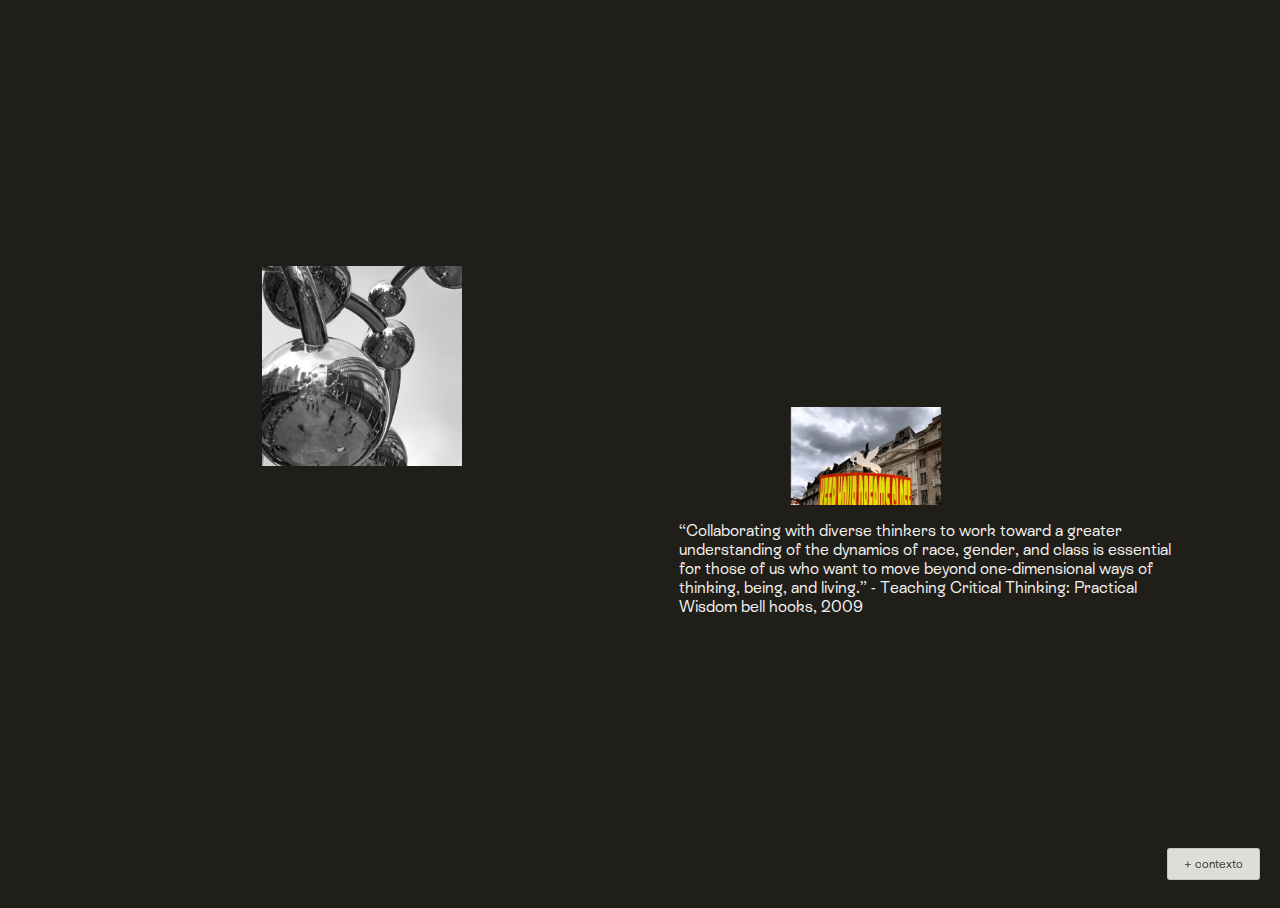
<file: index.html>
<!DOCTYPE html>
<html lang="es">
<head>
  <meta charset="UTF-8">
  <meta name="viewport" content="width=device-width, initial-scale=1.0">
  <title>Órbita - Zine Vivo</title>
  <link rel="stylesheet" href="style.css">
</head>
<body>
  <div id="scene">
    <div class="overlay" id="global-overlay"></div>
  </div>
  
  <button id="toggle-info">+ contexto</button>
  
  <!-- Overlay para el popup -->
  <div id="popup-overlay" class="popup-overlay hidden">
    <div id="info-panel" class="popup-panel">
      <div class="popup-header">
        <h2>Referencias de esta edición</h2>
        <button id="close-popup" class="close-btn">×</button>
      </div>
      <div class="popup-content">
        <p>Fabiola Larios es una artista visual mexicana que explora la intersección entre tecnología, arte y sociedad a través de instalaciones interactivas que cuestionan nuestras relaciones con los medios digitales.</p>
        <p>Zach Lieberman desarrolla arte interactivo que invita a las audiencias a participar activamente. Su trabajo explora el potencial poético de la información, creando experiencias que son tanto divertidas como significativas.</p>
        <p>Studio Moniker es un estudio de diseño que se especializa en arte interactivo y experiencias web experimentales, conocido por proyectos que desafían las convenciones del diseño digital.</p>
        <p>bell hooks fue una autora, profesora y activista social estadounidense, conocida por su trabajo sobre las intersecciones de raza, género y clase en el contexto de los sistemas de opresión.</p>
        <p>Yinka Shonibare es un artista británico-nigeriano conocido por sus esculturas, instalaciones, fotografías y películas que exploran temas culturales e identidad poscolonial.</p>
        <p>El concepto de "zine vivo" surge de la tradición de las publicaciones independientes (fanzines) pero adaptado al medio digital interactivo, donde el contenido puede responder y cambiar según la interacción del usuario.</p>
        <p>La estética minimalista y la tipografía monoespaciada reflejan una influencia del diseño suizo y la tradición tipográfica funcionalista, adaptada a interfaces digitales contemporáneas.</p>
        <p>Los elementos flotantes representan la no-linealidad de la experiencia digital, permitiendo múltiples puntos de entrada y navegación libre, similar a los hipertextos de la web temprana.</p>
      </div>
    </div>
  </div>
  
  <script src="script.js"></script>
</body>
</html>
</file>
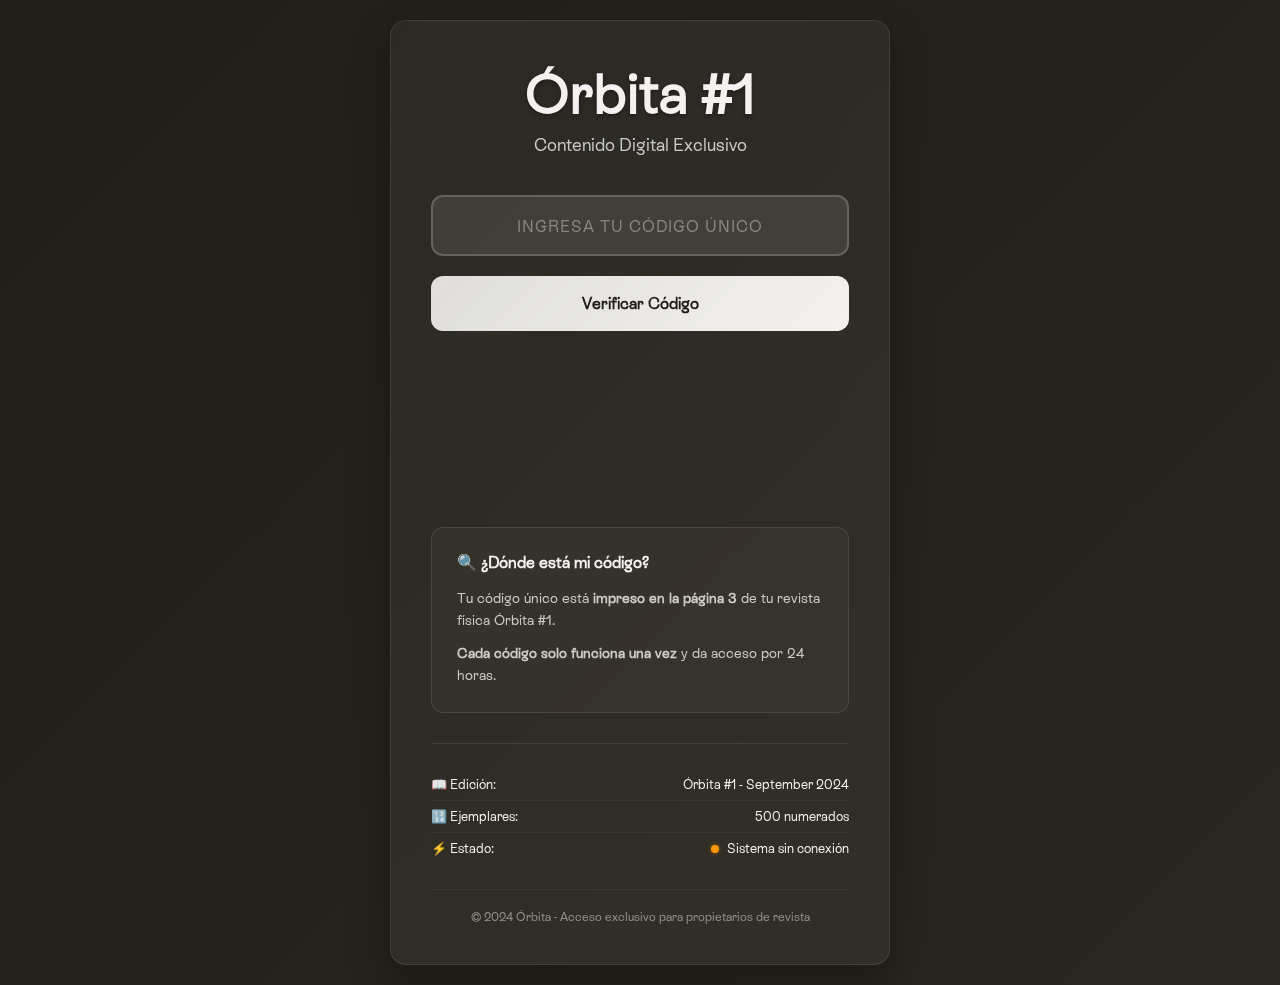
<file: access.html>
<!DOCTYPE html>
<html lang="es">
<head>
  <meta charset="UTF-8">
  <meta name="viewport" content="width=device-width, initial-scale=1.0">
  <title>Órbita - Acceso Exclusivo</title>
  <link rel="stylesheet" href="access-styles.css">
</head>
<body>
  <div class="access-container">
    <div class="logo">Órbita #1</div>
    <div class="subtitle">Contenido Digital Exclusivo</div>
    
    <form class="access-form" id="accessForm">
      <input 
        type="text" 
        class="code-input" 
        id="accessCode" 
        placeholder="Ingresa tu código único"
        maxlength="10"
        required
        autocomplete="off"
      >
      <button type="submit" class="access-btn" id="submitBtn">
        <span class="btn-text">Verificar Código</span>
        <span class="btn-loading" style="display: none;">
          <span class="spinner"></span>
          Verificando...
        </span>
      </button>
      
      <div class="message error-message" id="errorMessage">
        <span class="icon">⚠️</span>
        <span class="text">Código incorrecto o ya utilizado</span>
      </div>
      
      <div class="message success-message" id="successMessage">
        <span class="icon">✅</span>
        <span class="text">¡Código verificado! Acceso concedido...</span>
      </div>
    </form>
    
    <div class="instructions">
      <h4>🔍 ¿Dónde está mi código?</h4>
      <p>Tu código único está <strong>impreso en la página 3</strong> de tu revista física Órbita #1.</p>
      <p><strong>Cada código solo funciona una vez</strong> y da acceso por 24 horas.</p>
    </div>
    
    <div class="magazine-info">
      <div class="info-item">
        <span class="label">📖 Edición:</span>
        <span class="value">Órbita #1 - September 2024</span>
      </div>
      <div class="info-item">
        <span class="label">🔢 Ejemplares:</span>
        <span class="value">500 numerados</span>
      </div>
      <div class="info-item">
        <span class="label">⚡ Estado:</span>
        <span class="value" id="systemStatus">
          <span class="status-indicator"></span>
          Verificando sistema...
        </span>
      </div>
    </div>
    
    <div class="footer">
      <p>© 2024 Órbita - Acceso exclusivo para propietarios de revista</p>
    </div>
  </div>

  <script>
    // ==========================================
    // CONFIGURACIÓN
    // ==========================================
    const CONFIG = {
      // URL de tu Google Apps Script Web App
      SHEETS_API_URL: 'https://script.google.com/macros/s/AKfycbzS7Ifof_o0EEgebULU5f10BcuzrT626wT7FlEz38lw8XCq3_GlwPm3RfbTYQWJsZ4/exec',
      
      // Configuración local
      maxLocalAttempts: 3,
      lockoutDuration: 300000, // 5 minutos
      sessionDuration: 86400000, // 24 horas
      retryAttempts: 3,
      retryDelay: 1000
    };

    // ==========================================
    // VARIABLES GLOBALES
    // ==========================================
    let localAttempts = 0;
    let isLocked = false;
    let retryCount = 0;

    // ==========================================
    // FUNCIONES PRINCIPALES
    // ==========================================

    /**
     * Verificar código con Google Sheets usando JSONP
     */
    async function verificarCodigoConSheets(codigo) {
      const datosUsuario = {
        ip: await obtenerIP(),
        userAgent: navigator.userAgent,
        method: 'manual',
        timestamp: new Date().toISOString(),
        viewport: `${window.innerWidth}x${window.innerHeight}`,
        screen: `${screen.width}x${screen.height}`
      };

      try {
        // Intentar con GET usando parámetros de URL (evita CORS preflight)
        const params = new URLSearchParams({
          codigo: codigo,
          usuario: JSON.stringify(datosUsuario),
          action: 'verify'
        });
        
        const getUrl = `${CONFIG.SHEETS_API_URL}?${params.toString()}`;
        
        const response = await fetch(getUrl, {
          method: 'GET',
          mode: 'cors'
        });

        if (!response.ok) {
          throw new Error(`HTTP ${response.status}: ${response.statusText}`);
        }

        const resultado = await response.json();
        
        console.log('Respuesta del servidor:', resultado);
        return resultado;

      } catch (error) {
        console.error('Error conectando con Google Sheets:', error);
        
        // Fallback: verificación local robusta
        console.log('🔄 Usando verificación local como fallback');
        return await verificarCodigoLocal(codigo);
      }
    }

    /**
     * Fallback: verificación local (con simulación realista)
     */
    function verificarCodigoLocal(codigo) {
      const codigoLimpio = codigo.trim().toUpperCase();
      
      // Simular delay de red para realismo
      return new Promise((resolve) => {
        setTimeout(() => {
          // Códigos demo más extensos con diferentes estados
          const codigosValidos = [
            'ORBIT001', 'ORBIT002', 'ORBIT003', 'ORBIT005', 'ORBIT006',
            'DEMO001', 'DEMO003', 'DEMO004', 'DEMO005',
            'TEST001', 'TEST003', 'TEST004', 'TEST005',
            'BETA001', 'BETA002', 'BETA003', 'BETA004'
          ];
          
          // Simular códigos ya utilizados
          const codigosUsados = ['ORBIT004', 'DEMO002', 'TEST002', 'BETA005'];
          
          if (codigosUsados.includes(codigoLimpio)) {
            resolve({
              success: false,
              error: 'CODE_USED',
              message: 'Este código ya ha sido utilizado anteriormente.',
              mode: 'LOCAL_DEMO'
            });
          } else if (codigosValidos.includes(codigoLimpio)) {
            resolve({
              success: true,
              code: codigoLimpio,
              timestamp: new Date().toISOString(),
              sessionDuration: 24,
              mode: 'LOCAL_DEMO'
            });
          } else {
            resolve({
              success: false,
              error: 'CODE_NOT_FOUND',
              message: 'Código no válido. Verifica que esté escrito correctamente.',
              mode: 'LOCAL_DEMO'
            });
          }
        }, 1200); // Simular delay de red
      });
    }

    /**
     * Obtener IP del usuario
     */
    async function obtenerIP() {
      try {
        const response = await fetch('https://api.ipify.org?format=json');
        const data = await response.json();
        return data.ip;
      } catch (error) {
        console.warn('No se pudo obtener IP:', error);
        return 'unknown';
      }
    }

    /**
     * Procesar envío del formulario
     */
    async function procesarFormulario(e) {
      e.preventDefault();
      
      if (isLocked) {
        mostrarError('Sistema bloqueado temporalmente. Intenta más tarde.');
        return;
      }

      const codigo = document.getElementById('accessCode').value;
      
      if (!codigo.trim()) {
        mostrarError('Por favor ingresa un código de acceso.');
        return;
      }

      // Mostrar estado de carga
      setLoading(true);
      limpiarMensajes();

      try {
        const resultado = await verificarCodigoConSheets(codigo);
        
        if (resultado.success) {
          // Código válido
          almacenarAcceso(resultado);
          mostrarExito();
          
          // Redirigir después de 2 segundos
          setTimeout(() => {
            window.location.href = 'zine.html';
          }, 2000);
          
        } else {
          // Código inválido
          manejarCodigoInvalido(resultado);
        }
        
      } catch (error) {
        console.error('Error verificando código:', error);
        mostrarError('Error de conexión. Verifica tu internet e intenta nuevamente.');
      } finally {
        setLoading(false);
      }
    }

    /**
     * Almacenar datos de acceso exitoso
     */
    function almacenarAcceso(resultado) {
      const datosAcceso = {
        orbitaAccess: 'granted',
        orbitaAccessTime: new Date().toISOString(),
        orbitaAccessCode: resultado.code,
        orbitaAccessMethod: 'sheets',
        orbitaSessionDuration: resultado.sessionDuration || 24,
        orbitaServerTimestamp: resultado.timestamp
      };

      // Guardar en localStorage
      Object.entries(datosAcceso).forEach(([key, value]) => {
        localStorage.setItem(key, value.toString());
      });

      // Limpiar intentos fallidos
      localStorage.removeItem('orbitaLocalAttempts');
      localStorage.removeItem('orbitaLockoutTime');
      
      console.log('✅ Acceso almacenado:', datosAcceso);
    }

    /**
     * Manejar código inválido
     */
    function manejarCodigoInvalido(resultado) {
      localAttempts++;
      localStorage.setItem('orbitaLocalAttempts', localAttempts.toString());
      
      let mensaje = 'Código incorrecto.';
      
      switch (resultado.error) {
        case 'CODE_NOT_FOUND':
          mensaje = 'Código no válido. Verifica que esté escrito correctamente.';
          break;
        case 'CODE_USED':
          mensaje = 'Este código ya ha sido utilizado anteriormente.';
          break;
        case 'CODE_BLOCKED':
          mensaje = 'Código bloqueado por seguridad. Contacta soporte.';
          break;
        case 'SYSTEM_DISABLED':
          mensaje = 'Sistema temporalmente deshabilitado. Intenta más tarde.';
          break;
        default:
          mensaje = resultado.message || 'Código incorrecto.';
      }
      
      if (localAttempts >= CONFIG.maxLocalAttempts) {
        // Bloquear temporalmente
        const lockoutTime = new Date(Date.now() + CONFIG.lockoutDuration).toISOString();
        localStorage.setItem('orbitaLockoutTime', lockoutTime);
        
        mensaje = `Demasiados intentos fallidos. Bloqueado por ${CONFIG.lockoutDuration / 60000} minutos.`;
        bloquearFormulario();
      } else {
        const remaining = CONFIG.maxLocalAttempts - localAttempts;
        mensaje += ` Te quedan ${remaining} intentos.`;
      }
      
      mostrarError(mensaje);
      document.getElementById('accessCode').value = '';
    }

    // ==========================================
    // FUNCIONES DE UI
    // ==========================================

    function setLoading(loading) {
      const btn = document.getElementById('submitBtn');
      const btnText = btn.querySelector('.btn-text');
      const btnLoading = btn.querySelector('.btn-loading');
      
      if (loading) {
        btnText.style.display = 'none';
        btnLoading.style.display = 'flex';
        btn.disabled = true;
      } else {
        btnText.style.display = 'inline';
        btnLoading.style.display = 'none';
        btn.disabled = false;
      }
    }

    function mostrarError(mensaje) {
      const errorDiv = document.getElementById('errorMessage');
      const textSpan = errorDiv.querySelector('.text');
      textSpan.textContent = mensaje;
      errorDiv.classList.add('show');
      
      // Auto-ocultar después de 8 segundos
      setTimeout(() => {
        errorDiv.classList.remove('show');
      }, 8000);
    }

    function mostrarExito() {
      const successDiv = document.getElementById('successMessage');
      successDiv.classList.add('show');
    }

    function limpiarMensajes() {
      document.getElementById('errorMessage').classList.remove('show');
      document.getElementById('successMessage').classList.remove('show');
    }

    function bloquearFormulario() {
      isLocked = true;
      const form = document.getElementById('accessForm');
      const inputs = form.querySelectorAll('input, button');
      
      inputs.forEach(input => {
        input.disabled = true;
      });
      
      form.classList.add('disabled');
    }

    function actualizarEstadoSistema(estado = 'online') {
      const statusElement = document.getElementById('systemStatus');
      const indicator = statusElement.querySelector('.status-indicator');
      const text = statusElement;
      
      switch (estado) {
        case 'online':
          text.innerHTML = '<span class="status-indicator online"></span>Sistema operativo';
          break;
        case 'offline':
          text.innerHTML = '<span class="status-indicator offline"></span>Sistema sin conexión';
          break;
        case 'error':
          text.innerHTML = '<span class="status-indicator error"></span>Error de sistema';
          break;
      }
    }

    // ==========================================
    // INICIALIZACIÓN
    // ==========================================

    /**
     * Verificar acceso existente
     */
    function verificarAccesoExistente() {
      const hasAccess = localStorage.getItem('orbitaAccess');
      const accessTime = localStorage.getItem('orbitaAccessTime');
      
      if (hasAccess === 'granted' && accessTime) {
        const accessDate = new Date(accessTime);
        const now = new Date();
        const timeDiff = now - accessDate;
        
        if (timeDiff < CONFIG.sessionDuration) {
          console.log('Acceso válido encontrado, redirigiendo...');
          window.location.href = 'zine.html';
          return true;
        } else {
          // Sesión expirada
          console.log('Sesión expirada, limpiando datos...');
          Object.keys(localStorage).forEach(key => {
            if (key.startsWith('orbita')) {
              localStorage.removeItem(key);
            }
          });
        }
      }
      
      return false;
    }

    /**
     * Verificar bloqueo temporal
     */
    function verificarBloqueo() {
      const lockoutTime = localStorage.getItem('orbitaLockoutTime');
      const attempts = localStorage.getItem('orbitaLocalAttempts');
      
      if (lockoutTime) {
        const lockoutDate = new Date(lockoutTime);
        const now = new Date();
        
        if (now < lockoutDate) {
          const remainingMs = lockoutDate - now;
          const remainingMinutes = Math.ceil(remainingMs / 60000);
          
          mostrarError(`Sistema bloqueado. Intenta de nuevo en ${remainingMinutes} minutos.`);
          bloquearFormulario();
          return true;
        } else {
          // Bloqueo expirado
          localStorage.removeItem('orbitaLockoutTime');
          localStorage.removeItem('orbitaLocalAttempts');
        }
      }
      
      if (attempts) {
        localAttempts = parseInt(attempts);
      }
      
      return false;
    }

    /**
     * Verificar conectividad con Google Sheets usando GET
     */
    async function verificarConectividad() {
      try {
        const params = new URLSearchParams({
          codigo: 'PING',
          action: 'ping'
        });
        
        const response = await fetch(`${CONFIG.SHEETS_API_URL}?${params.toString()}`, {
          method: 'GET',
          mode: 'cors'
        });
        
        if (response.ok) {
          const data = await response.json();
          if (data.status === 'online') {
            actualizarEstadoSistema('online');
            return true;
          }
        }
        
        actualizarEstadoSistema('error');
        return false;
      } catch (error) {
        console.warn('Sistema offline:', error);
        actualizarEstadoSistema('offline');
        return false;
      }
    }

    // ==========================================
    // EVENT LISTENERS
    // ==========================================

    // Envío del formulario
    document.getElementById('accessForm').addEventListener('submit', procesarFormulario);

    // Formatear código en tiempo real
    document.getElementById('accessCode').addEventListener('input', function(e) {
      e.target.value = e.target.value.toUpperCase().replace(/[^A-Z0-9]/g, '');
      limpiarMensajes();
    });

    // Limitar pegado
    document.getElementById('accessCode').addEventListener('paste', function(e) {
      setTimeout(() => {
        e.target.value = e.target.value.toUpperCase().replace(/[^A-Z0-9]/g, '').substring(0, 10);
      }, 10);
    });

    // ==========================================
    // INICIALIZACIÓN AUTOMÁTICA
    // ==========================================

    // Agregar CSS para los indicadores de estado si no existe
    if (!document.getElementById('status-indicators-css')) {
      const style = document.createElement('style');
      style.id = 'status-indicators-css';
      style.textContent = `
        .status-indicator {
          display: inline-block;
          width: 8px;
          height: 8px;
          border-radius: 50%;
          margin-right: 8px;
        }
        .status-indicator.online {
          background-color: #4CAF50;
          box-shadow: 0 0 4px rgba(76, 175, 80, 0.5);
        }
        .status-indicator.offline {
          background-color: #ff9800;
          box-shadow: 0 0 4px rgba(255, 152, 0, 0.5);
        }
        .status-indicator.error {
          background-color: #f44336;
          box-shadow: 0 0 4px rgba(244, 67, 54, 0.5);
        }
      `;
      document.head.appendChild(style);
    }

    document.addEventListener('DOMContentLoaded', async () => {
      console.log('🚀 Inicializando sistema de acceso Órbita...');
      
      // Verificar acceso existente
      if (verificarAccesoExistente()) return;
      
      // Verificar bloqueo
      if (verificarBloqueo()) return;
      
      // Verificar conectividad del sistema
      await verificarConectividad();
      
      console.log('✅ Sistema de acceso inicializado correctamente');
    });

    // Manejar cambios de visibilidad de la página
    document.addEventListener('visibilitychange', () => {
      if (!document.hidden && !isLocked) {
        // Verificar estado cuando la página vuelve a ser visible
        verificarConectividad();
      }
    });

    // Manejar errores no capturados
    window.addEventListener('error', (e) => {
      console.error('Error no capturado:', e.error);
      actualizarEstadoSistema('error');
    });

    // Manejar errores de promesas no capturadas
    window.addEventListener('unhandledrejection', (e) => {
      console.error('Promesa rechazada no manejada:', e.reason);
      e.preventDefault(); // Evitar que aparezca en consola
    });

    console.log('🎨 Sistema de acceso Órbita #1 cargado');
  </script>
</body>
</html>
</file>
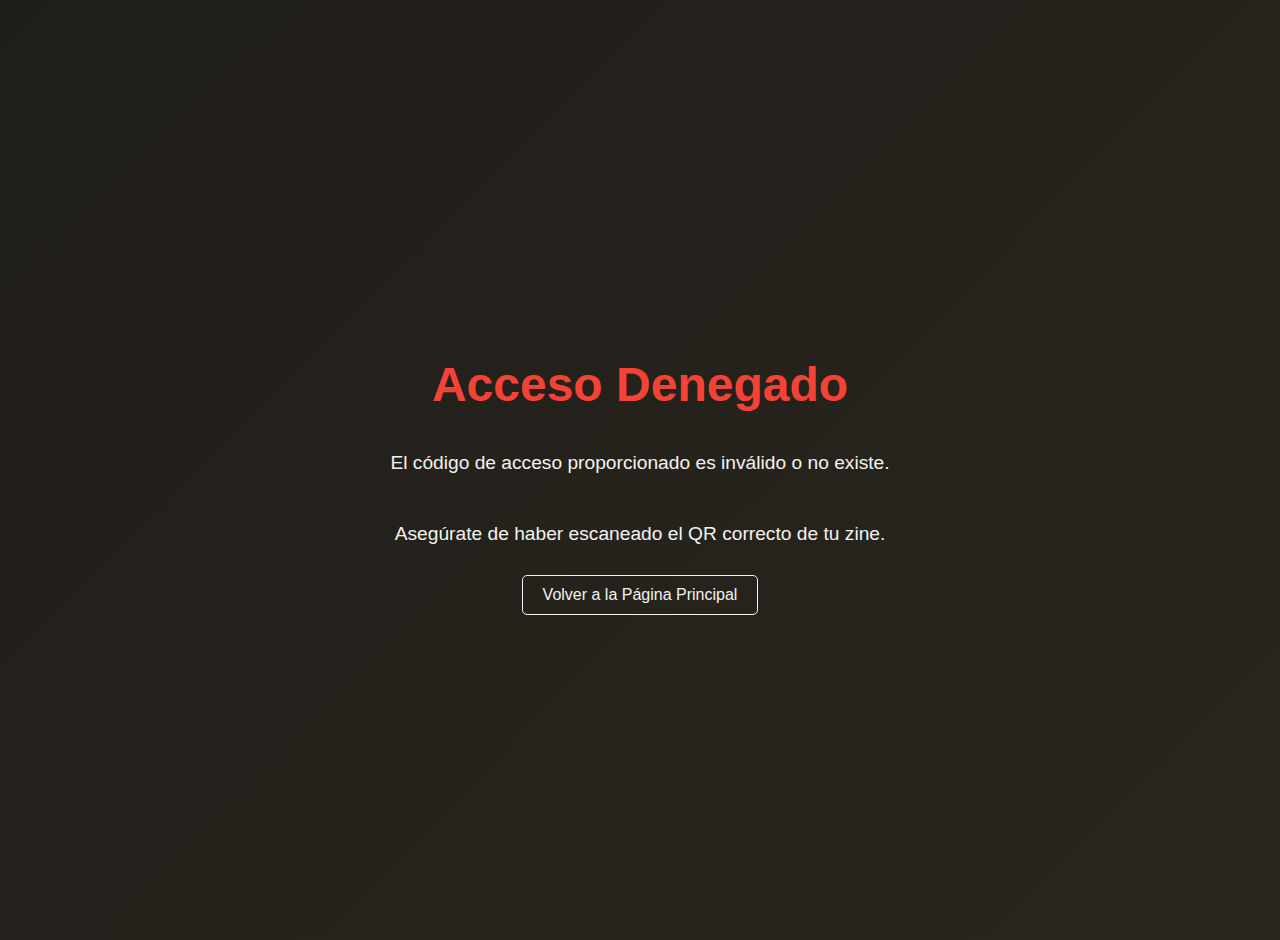
<file: denied.html>
<!DOCTYPE html>
<html lang="es">
<head>
  <meta charset="UTF-8">
  <meta name="viewport" content="width=device-width, initial-scale=1.0">
  <title>Órbita - Acceso Denegado</title>
  <style>
    body {
      background: linear-gradient(135deg, #201E18 0%, #2a2620 100%);
      color: #f3f2f0;
      font-family: Arial, sans-serif;
      display: flex;
      flex-direction: column;
      justify-content: center;
      align-items: center;
      min-height: 100vh;
      margin: 0;
      text-align: center;
      padding: 20px;
    }
    h1 {
      font-size: 3em;
      color: #f44336; /* Red for error */
      margin-bottom: 20px;
    }
    p {
      font-size: 1.2em;
      max-width: 600px;
      margin-bottom: 30px;
    }
    .back-link {
      color: #f3f2f0;
      text-decoration: none;
      border: 1px solid #f3f2f0;
      padding: 10px 20px;
      border-radius: 5px;
      transition: background-color 0.3s ease, color 0.3s ease;
    }
    .back-link:hover {
      background-color: #f3f2f0;
      color: #201E18;
    }
  </style>
</head>
<body>
  <h1>Acceso Denegado</h1>
  <p>El código de acceso proporcionado es inválido o no existe.</p>
  <p>Asegúrate de haber escaneado el QR correcto de tu zine.</p>
  <a href="https://orbita-zine-pro.s3.eu-west-2.amazonaws.com/index.html" class="back-link">Volver a la Página Principal</a>
</body>
</html>
</file>
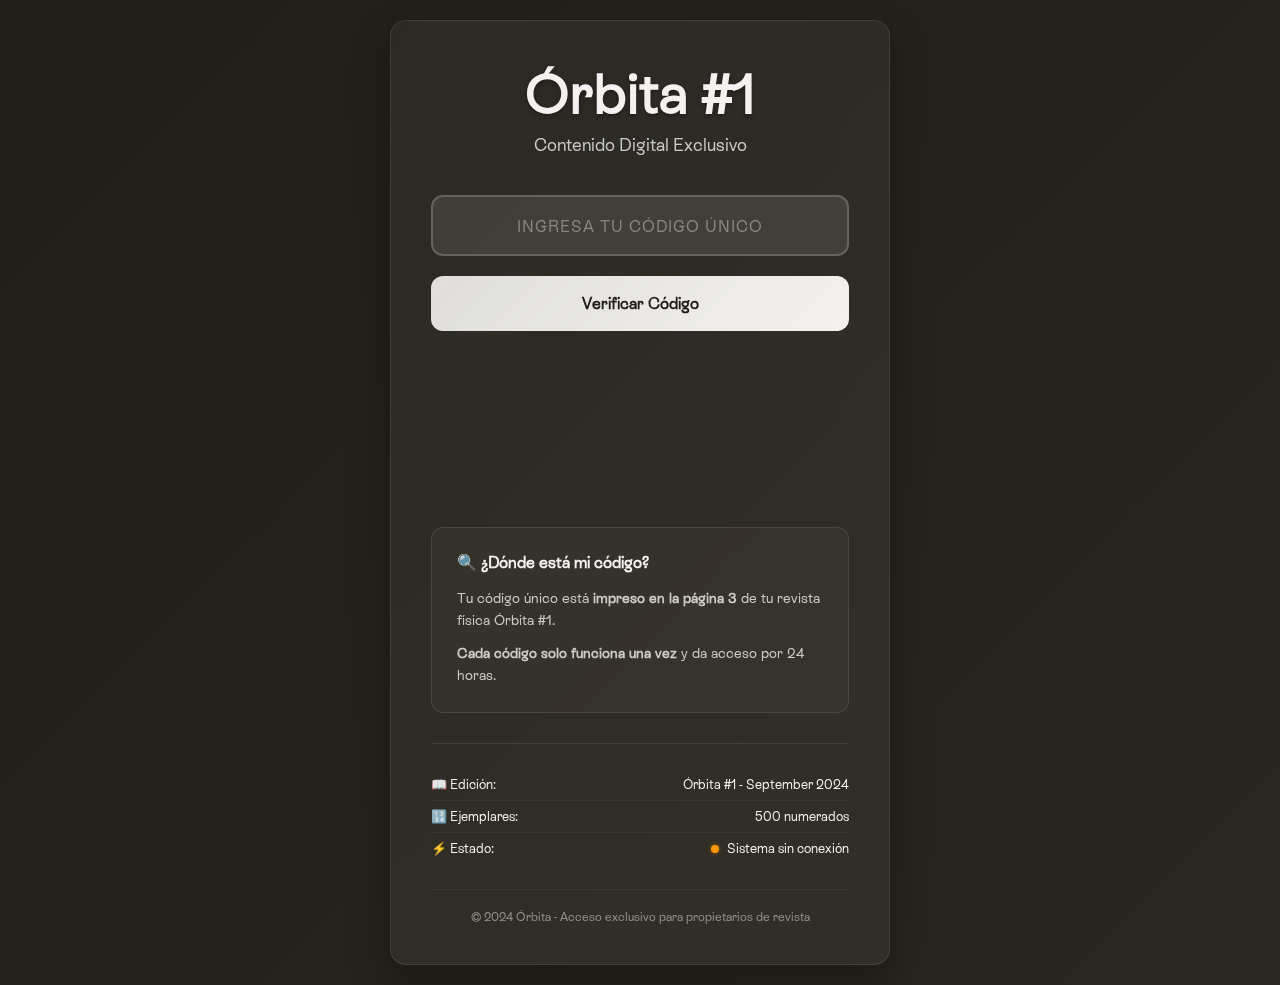
<file: zine.html>
<!DOCTYPE html>
<html lang="es">
<head>
  <meta charset="UTF-8">
  <meta name="viewport" content="width=device-width, initial-scale=1.0">
  <title>Órbita - Zine Vivo</title>
  <link rel="stylesheet" href="style.css">
  
  <!-- PROTECCIÓN: Cargar ANTES que cualquier otro script -->
  <script src="protection.js"></script>
</head>
<body>
  <div id="scene">
    <div class="overlay" id="global-overlay"></div>
  </div>
  
  <div id="zine-title-overlay">
    <h1 class="zine-title">Orbita #1</h1>
    <p class="zine-date">September 2024</p>
  </div>
  
  <button id="toggle-info">+ contexto</button>
  
  <div id="popup-overlay" class="popup-overlay hidden">
    <div id="info-panel" class="popup-panel">
      <div class="popup-header">
        <h2>Referencias de esta edición</h2>
        <button id="close-popup" class="close-btn">×</button>
      </div>
      <div class="popup-content">
        <p>Fabiola Larios es una artista visual mexicana que explora la intersección entre tecnología, arte y sociedad a través de instalaciones interactivas que cuestionan nuestras relaciones con los medios digitales.</p>
        <p>Zach Lieberman desarrolla arte interactivo que invita a las audiencias a participar activamente. Su trabajo explora el potencial poético de la información, creando experiencias que son tanto divertidas como significativas.</p>
        <p>Studio Moniker es un estudio de diseño que se especializa en arte interactivo y experiencias web experimentales, conocido por proyectos que desafían las convenciones del diseño digital.</p>
        <p>bell hooks fue una autora, profesora y activista social estadounidense, conocida por su trabajo sobre las intersecciones de raza, género y clase en el contexto de los sistemas de opresión.</p>
        <p>Yinka Shonibare es un artista británico-nigeriano conocido por sus esculturas, instalaciones, fotografías y películas que exploran temas culturales e identidad poscolonial.</p>
        <p>El concepto de "zine vivo" surge de la tradición de las publicaciones independientes (fanzines) pero adaptado al medio digital interactivo, donde el contenido puede responder y cambiar según la interacción del usuario.</p>
        <p>La estética minimalista y la tipografía monoespaciada reflejan una influencia del diseño suizo y la tradición tipográfica funcionalista, adaptada a interfaces digitales contemporáneas.</p>
        <p>Los elementos flotantes representan la no-linealidad de la experiencia digital, permitiendo múltiples puntos de entrada y navegación libre, similar a los hipertextos de la web temprana.</p>
      </div>
    </div>
  </div>
  
  <!-- Tu script principal del zine -->
  <script src="script.js"></script>
  
  <!-- OPCIONAL: Analytics o tracking -->
  <script>
    // Solo ejecutar si la protección está activa
    if (window.OrbitaProtection && window.OrbitaProtection.isActive()) {
      const accessData = window.OrbitaProtection.getAccessData();
      
      // Log de acceso para analytics
      console.log('📊 Sesión iniciada:', {
        code: accessData.code,
        method: accessData.method,
        timestamp: new Date().toISOString(),
        userAgent: navigator.userAgent,
        screen: `${screen.width}x${screen.height}`,
        viewport: `${window.innerWidth}x${window.innerHeight}`
      });
      
      // Opcional: Enviar a servicio de analytics
      // fetch('/api/track-access', { ... })
    }
  </script>
</body>
</html>
</file>
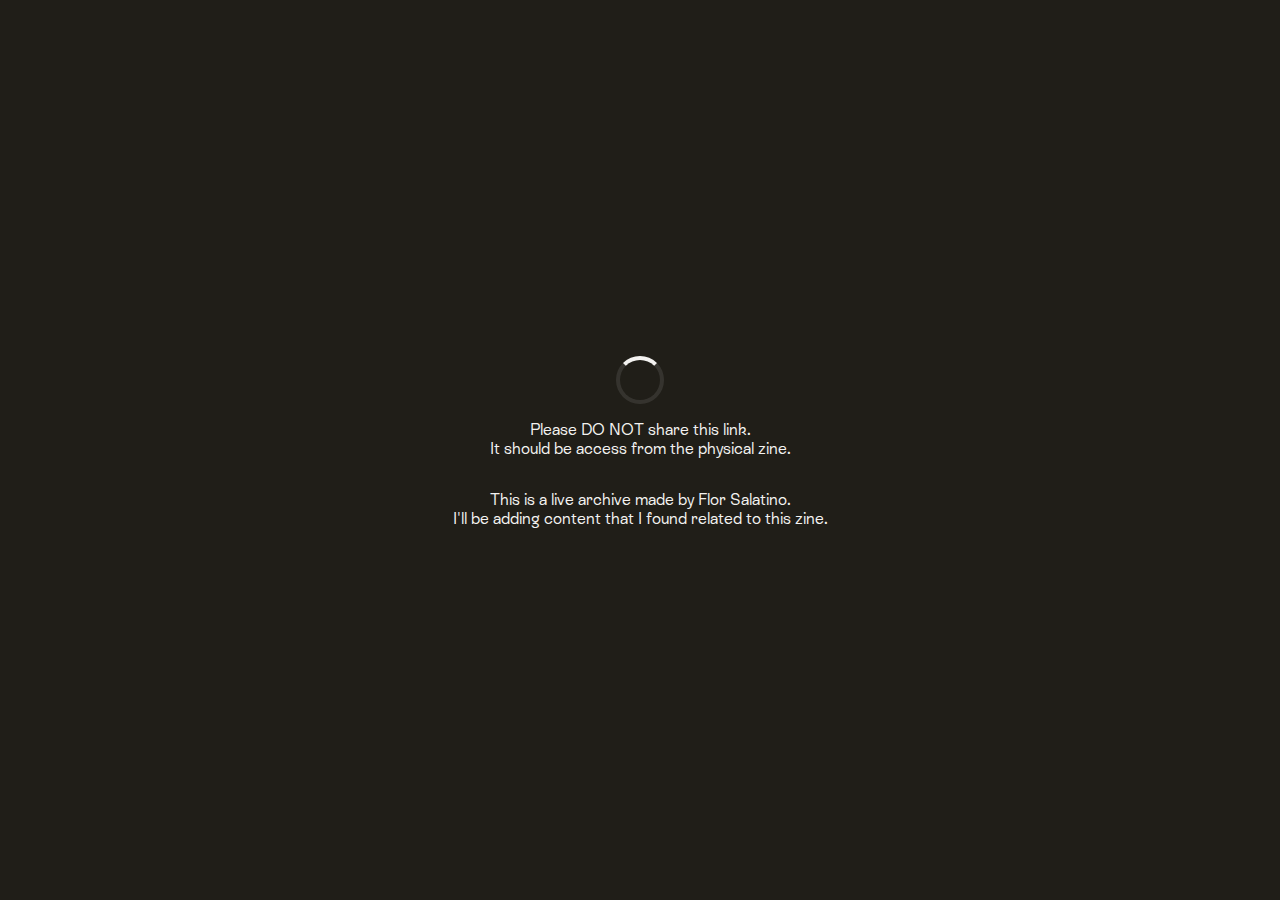
<file: 1/zine.html>
<!DOCTYPE html>
<html lang="es">
<head>
  <meta charset="UTF-8">
  <meta name="viewport" content="width=device-width, initial-scale=1.0">
  <title>Plotter Spectrum #1</title>
  <link rel="stylesheet" href="../style.css">
  
  <style>
    /* Basic styles for loading screen */
    #loading-screen {
      position: fixed;
      top: 0;
      left: 0;
      width: 100%;
      height: 100%;
      background-color: #201E18; /* Dark background similar to your theme */
      color: #f3f2f0;
      display: flex;
      flex-direction: column;
      justify-content: center;
      align-items: center;
      font-family: 'Rebond Grotesque', Arial, sans-serif;
      text-align: center;
      z-index: 99999; /* Above everything else */
    }

    #loading-screen h2 {
      font-size: 2em;
      margin-bottom: 20px;
    }

    #loading-screen .spinner {
      border: 4px solid rgba(243, 242, 239, 0.1);
      border-top: 4px solid #f3f2f0;
      border-radius: 50%;
      width: 40px;
      height: 40px;
      animation: spin 1s linear infinite;
    }

    @keyframes spin {
      0% { transform: rotate(0deg); }
      100% { transform: rotate(360deg); }
    }

    /* Initially hide the main zine content */
    #zine-container {
      display: none;
      height: 100vh;
      overflow-y: hidden;
      overflow-x: auto;
      position: relative;
    }
  </style>

  <!-- QR Code Validator -->
  <script src="../qr-code-validator.js"></script> 
  
  <!-- ZINE CONFIGURATION - Define your content here -->
  <script>
    window.ZINE_CONFIG = {
      title: 'Plotter Spectrum #1',
      
      items: [
        { type: 'zine-title', title: 'Plotter Spectrum #1', date: 'June 2025' },
        { 
          type: 'section', 
          title: 'Analogue first',
          items: [
            { 
              type: 'text', 
              content: 'This cardboard plotter is a very useful example for understanding how a plotter works and identifying all the components that make it work: the mechanism, the interface and the program (how can we draw using a code?)' 
            },
            { 
              type: 'image', 
              src: './assets/cardboardPlotter.JPG', 
              caption: '"Cardboard plotter" - Niklas Roy, 2013' 
            }
          ]
        },
        {
          type: 'section',
          title: 'Random VS Control',
          items: [
            { 
              type: 'text', 
              content: '"trial, be a plotter" is an interactive installation in which the user\'s head and mouth act as the interface for controlling a plotter. The result? Abstract, unpredictable drawings. What happens when the body becomes part of the drawing system? Would you choose precision or surprise?"' 
            },
            { 
              type: 'image', 
              src: './assets/trialBeAPlotter.jpg', 
              caption: '"Trial, be a plotter" - Michel Winterberg, 2015' 
            }
          ]
        },
        {
          type: 'section',
          title: 'Past & Present',
          items: [
            { 
              type: 'image', 
              src: './assets/BookTracingTheLine.jpg', 
              caption: 'Tracing the Line book cover' 
            },
            { 
              type: 'text', 
              content: '"Tracing the Line" (2023) is a good source of inspiration and a way to discover contemporary artists working in this field. At the beginning of the book, you will find information on the origin of plotting, different types of plotting machines, and creators who already experimented with pen plotters in the past.' 
            }
          ]
        },

        {
          type: 'section',
          title: '',
          items: [
         
            { 
              type: 'quote', 
              content: '"My goal is not at all to use a computer, I don´t care about computers, but the computer is like a slave in making my dreams a reality. My imagination, if you will."', 
              author: 'Vera Molnar. In Conversation with Hans Ulrich Obrist, 2019' 
            }
          ]
        }
      ],
      
      popupContent: {
        title: 'Plotter for beginners',
        html: `
          <p></p>
          <p><a href="https://www.niklasroy.com/project/149/cardboard_plotter" target="_blank"> > Cardboard plotter</a></p>
          <p>A project by Niklas Roy. Check his blog where he has interesting content about how he uses this cardboard plotter.</p>
          <br>
          <p><a href="https://michelwinterberg.ch/trial-be-a-plotter/" target="_blank"> > Trial, be a plotter</a></p>
          <p><a href="https://vetroeditions.com/products/tracing-the-line?srsltid=AfmBOoo6_JyZzsllatrmEeXC2CuUzbTBp3LbPFhjmeh-w1t41bvbJMo8" target="_blank"> > Tracing the line book </p>
          <p><a href="https://vintage.hu/wp-content/uploads/2019/03/Molnar-Vera-HUO-interview.pdf" target="_blank"> > Vera Molnar in conversation with Hans Ulrich Obrist (full interview) </p>

          
        `
      },
      
      settings: {
        // Future: global settings can be added here
      }
    };
  </script>
</head>
<body>
  <div id="loading-screen">
    <div class="spinner"></div>
    <p>Please DO NOT share this link. <br>It should be access from the physical zine. </p>
    <p>This is a live archive made by Flor Salatino. <br> I'll be adding content that I found related to this zine.</p>
  </div>

  <div id="zine-container">
    <div id="scene">
      <div class="overlay" id="global-overlay"></div>
    </div>
    
    <button id="toggle-info">+ More</button>
    
    <div id="popup-overlay" class="popup-overlay hidden">
      <div id="info-panel" class="popup-panel">
        <div class="popup-header">
          <h2>Related content</h2>
          <button id="close-popup" class="close-btn">×</button>
        </div>
        <div class="popup-content">
          <!-- Content will be populated from ZINE_CONFIG -->
        </div>
      </div>
    </div>
  </div> 
  
  <!-- Generic script that reads the configuration -->
  <script src="script.js"></script>
</body>
</html>
</file>
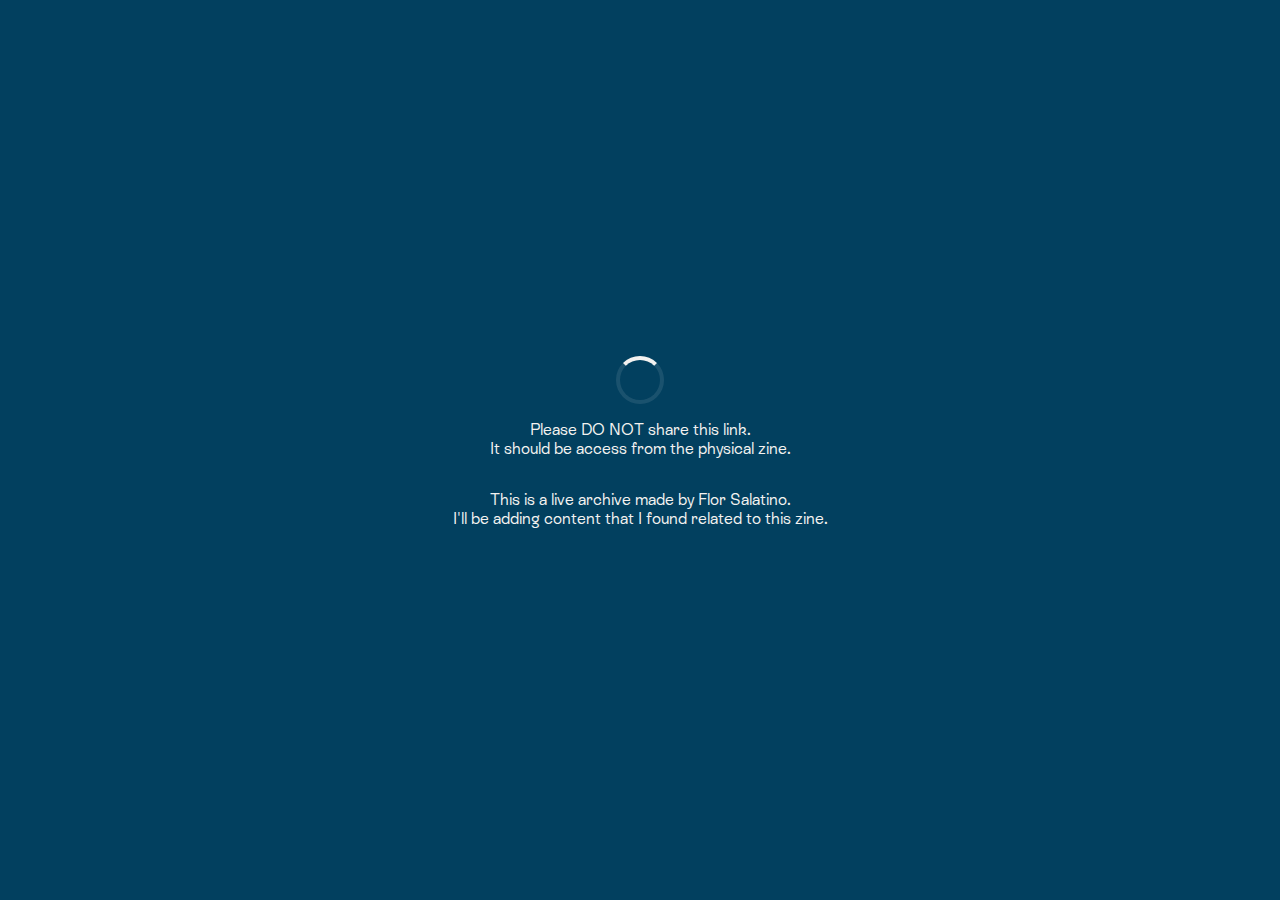
<file: 2/zine.html>
<!DOCTYPE html>
<html lang="es">
<head>
  <meta charset="UTF-8">
  <meta name="viewport" content="width=device-width, initial-scale=1.0">
  <title>Plotter Spectrum #1</title>
  <link rel="stylesheet" href="../style.css">
  
  <style>
    /* Basic styles for loading screen */
    #loading-screen {
      position: fixed;
      top: 0;
      left: 0;
      width: 100%;
      height: 100%;
      background-color: #201E18; /* Dark background similar to your theme */
      color: #f3f2f0;
      display: flex;
      flex-direction: column;
      justify-content: center;
      align-items: center;
      font-family: 'Rebond Grotesque', Arial, sans-serif;
      text-align: center;
      z-index: 99999; /* Above everything else */
    }

    #loading-screen h2 {
      font-size: 2em;
      margin-bottom: 20px;
    }

    #loading-screen .spinner {
      border: 4px solid rgba(243, 242, 239, 0.1);
      border-top: 4px solid #f3f2f0;
      border-radius: 50%;
      width: 40px;
      height: 40px;
      animation: spin 1s linear infinite;
    }

    @keyframes spin {
      0% { transform: rotate(0deg); }
      100% { transform: rotate(360deg); }
    }

    /* Initially hide the main zine content */
    #zine-container {
      display: none;
      height: 100vh;
      overflow-y: hidden;
      overflow-x: auto;
      position: relative;
    }
  </style>

  <!-- QR Code Validator -->
  <script src="../qr-code-validator.js"></script> 
  
  <!-- ZINE CONFIGURATION - Define your content here -->
  <script>
    window.ZINE_CONFIG = {
      title: 'Plotter Spectrum #2',
      
      items: [
        { type: 'zine-title', title: 'Plotter Spectrum #2', date: 'September 2025' },
        
        {
          type: 'section',
          title: '',
          items: [

             { 
              type: 'quote', 
              content: '"Mastery comes from practice; practice comes from playful, compulsive experimentation and from a sense of wonder"', 
              author: ' "Free Play. Improvisation in Life & Art" - Stephen Nachmanovitch, 1990' 
            } 
          ]
        },

        {
          type: 'section',
          title: 'Playing with materials',
          items: [
         
             { 
              type: 'image', 
              src: './assets/PXL_20250415_085215959a.jpg', 
              caption: '"Plotting experiments" - Desmond Clarke, 2025' 
            }
          ]
        },
         {
          type: 'section',
          title: '',
          items: [

            { 
                type: 'video', 
                src: './assets/PXL_20250414_090304251.TS~2.mp4', 
                caption: '' 
            }
          ]
        },
 
        {
          type: 'section',
          title: 'Custom software for embroidery?',
          items: [
    
            { 
              type: 'image', 
              src: './assets/bordadoPlotter.png', 
              caption: '"Embroidery Experiment No.1" - Samer Dabra, 2019'
            },
            { 
              type: 'text', 
              content: 'I really appreciate it when creatives find their style and experiment with it, maintaining their essence regardless of the machine, tools or materials used. That`s what I like about Samer Dabra`s pieces. Looking at his drawings, I`m curious about how he adapted the software he used with a pen plotter for an embroidery machine.' 
            }
          ]
        },


        {
          type: 'section',
          title: 'Light experiments',
          items: [
           { 
              type: 'text', 
              content: '`Silhouettes` is one of the Hamill Industries projects that caught my attention the most. Their experimentation with different techniques is very original. They use a plotter mechanism with a light instead of a pen. This allows them to use a camera to capture the paths of the moving light.' 
            },
    
            { 
              type: 'image', 
              src: './assets/FLOATINGPOINTS_MASTER_PRORESHQ_SB-31.jpeg', 
              caption: '"Silhouettes" Painting with Light - Hamil Industries, 2015' 
            }
          ]
        },

        {
          type: 'section',
          title: 'Mixing colors',
          items: [
            { 
              type: 'text', 
              content: 'I have grown alongside the development of Jose`s Portrait Painter Project. I am so used to having all these crazy mixes of art and technology at home that I sometimes forget how surprising these machines are to others. What makes José`s plotter special is that he hasnt forgotten his traditional painting skills. He applied the technique of mixing colours when he built his plotter. This makes it easy to achieve a wide range of colours with a limited palette.' 
            },
            { 
              type: 'image', 
              src: './assets/portraitPainter.png', 
              caption: '"Plotter with no need to pre-mix colors - José Salatino, 2017' 
            }
          ]
        },
        {
          type: 'section',
          title: '',
          items: [
            
               { 
              type: 'quote', 
              content: '“Buy it, use it, break it, fix it, trash it, change it, mail, upgrade it. Charge it, point it, zoom it, press it, snap it, work it, quick, erase it. Write it, cut it, paste it, save it, load it, check it, quick, rewrite it. Plug it, play it, burn it, rip it, drag it, drop it, zip, unzip it.”', 
              author: ' "Technologic" - Daft Punk, 2005' 
            }
          ]
        }

        
      ],
      
      popupContent: {
        title: 'References',
        html: `
          <p>I find it really interesting how these artists use different materials and tools with their plotters. 
          These examples make it easier to understand how the machine is an extension of the artist's creativity.</p>
          <p><a href="https://www.instagram.com/p/DNm_PhMocXX" target="_blank">  Desmond Clarke experiments</a></p>
          <p><a href="https://hamillindustries.com/silhouettes/" target="_blank">  Hamil Industries</a></p>
          <p><a href="https://www.instagram.com/p/B3NQB74HNVc/?img_index=1" target="_blank">  Samer Dabra </p>
          <p><a href="https://www.instagram.com/josevicentesalatino/" target="_blank">  José Salatino</p>
          <p><a href="https://www.instagram.com/p/DPTqr9HDNc4/" target="_blank"> @axiplot </p>
          

          
        `
      },
      
      settings: {
        // Future: global settings can be added here
      }
    };
  </script>
</head>
<body>
  <div id="loading-screen">
    <div class="spinner"></div>
    <p>Please DO NOT share this link. <br>It should be access from the physical zine. </p>
    <p>This is a live archive made by Flor Salatino. <br> I'll be adding content that I found related to this zine.</p>
  </div>

  <div id="zine-container">
    <div id="scene">
      <div class="overlay" id="global-overlay"></div>
    </div>
    
    <button id="toggle-info">+ More</button>
    
    <div id="popup-overlay" class="popup-overlay hidden">
      <div id="info-panel" class="popup-panel">
        <div class="popup-header">
          <h2>Related content</h2>
          <button id="close-popup" class="close-btn">×</button>
        </div>
        <div class="popup-content">
          <!-- Content will be populated from ZINE_CONFIG -->
        </div>
      </div>
    </div>
  </div> 
  
  <!-- Generic script that reads the configuration -->
  <script src="script.js"></script>
</body>
</html>
</file>
<file: style.css>
@font-face {
  font-family: 'Rebond Grotesque'; /* Name your font family */
  src: url('fonts/Rebond Grotesque.otf'); /* Locate the .ttf file within your directory*/
}


body {
   background-color: #201E18;
  color: #201E18;
  font-family: "Rebond Grotesque";
  padding: 12px;
  padding-top: 0px;
  overflow: hidden;
}



#scene {
  position: absolute;
  width: 100vw;
  height: 100vh;
}

/* Estilos del overlay global - más sutil */
.overlay{
    width: 100%;
    height: 100%;
    background-color: #201E18; /* Fondo más sutil */
    position: fixed; /* Asegura que cubra toda la ventana */
    top: 0;
    left: 0;
    opacity: 0; /* Oculto por defecto */
    transition: opacity 0.3s ease-in-out;
    z-index: -1; /* Asegura que esté detrás de los elementos flotantes por defecto */
    pointer-events: none; /* Permite clickar elementos detrás cuando está oculto */
}


.floating-item {
  position: absolute;
  /* Transiciones para la posición, el tamaño y la opacidad */
  transition: transform 0.4s ease-in-out, top 0.4s ease-in-out, left 0.4s ease-in-out,
              z-index 0s 0.4s, opacity 0.3s ease-in-out;
  cursor: pointer;
  z-index: 1; /* Default z-index for normal floating items */
  display: flex;
  justify-content: center;
  align-items: center;
  flex-direction: column;
  box-sizing: border-box;
  pointer-events: auto;
}

/* Estado de hover para hacer zoom in-place */
.floating-item.is-hovered {
  transform: scale(3.5); /* Zoom más grande para hacer la imagen/video más protagonista */
  z-index: 1000; /* Asegura que esté por encima del overlay y otros elementos */
  pointer-events: auto; /* Mantener interactivo */
}

/* Ajuste de tamaño de la imagen y video dentro del floating-item cuando está en hover */
.floating-item.is-hovered img,
.floating-item.is-hovered video { /* Added video here */
    width: 200px; /* Mantener tamaño base, el zoom se hace por transform */
    height: auto;
}


.item {
  position: absolute;
  z-index: 2; /* Default z-index for normal floating items */
  display: flex;
  justify-content: center;
  align-items: center;
  flex-direction: column;
  box-sizing: border-box;
  color: #f3f2f0;
  background-color: #201E18;

}


/* Initial styling for content inside floating items */
.floating-item img,
.floating-item video { /* Added video here */
  width: 150px; /* Initial size from JS */
  height: auto;
  object-fit: contain;
  transition: max-width 0.4s ease-in-out, max-height 0.4s ease-in-out, width 0.4s ease-in-out, height 0.4s ease-in-out; /* Transición para el tamaño */
}

/* Estilos para el texto que aparece en hover */
/* Estilos para el texto que aparece en hover */
.image-info {
  background-color:#f3f2f0; /* Fondo del texto */
  padding: 8px 12px; /* Padding aumentado para mejor legibilidad */
  opacity: 0; /* Oculto por defecto */
  text-align: center;
  font-size: 0.18em; /* Texto ligeramente más grande */
  transition: opacity 0.3s ease-in-out, transform 0.3s ease-in-out, top 0.3s ease-in-out, left 0.3s ease-in-out;
  color: #333; /* Color más oscuro para mejor contraste */
  box-shadow: 0 4px 12px rgba(0,0,0,0.15); /* Sombra más prominente */
  border-radius: 4px; /* Bordes redondeados */
  /* Propiedades para asegurar visibilidad completa */
  position: absolute;
  max-width: 250px; /* Ancho máximo aumentado */
  min-width: 120px; /* Ancho mínimo aumentado */
  word-wrap: break-word;
  white-space: normal;
  line-height: 1.4; /* Altura de línea mejorada */
  z-index: 1001;
  /* Posicionamiento inicial - se ajusta dinámicamente */
  left: 50%;
  top: calc(50% + 100px); /* Posición inicial por defecto */
  transform: translateX(-50%) translateY(10px);
  pointer-events: none; /* Evita interferir con la interacción */
  
 white-space: break-spaces;
}


/* El texto del floating-item se hace visible cuando el floating-item tiene la clase 'is-hovered' */
.floating-item.is-hovered .image-info {
  opacity: 1; /* Visible al hacer hover */
  transform: translateX(-50%) translateY(0); /* Vuelve a la posición original manteniendo el centrado */
}

/* Botón de contexto mejorado */
#toggle-info {
  position: fixed;
  bottom: 20px;
  right: 20px;
  background: rgba(243, 242, 239, 0.9);
  color: #333;
  padding: 8px 16px;
  border: 1px solid rgba(0,0,0,0.1);
  cursor: pointer;
  z-index: 200;
  font-family: 'Rebond Grotesque';
  font-size: 12px;
  border-radius: 3px;
  transition: all 0.2s ease;
  backdrop-filter: blur(10px);
}

#toggle-info:hover {
  background: rgba(243, 242, 239, 1);
  border-color: rgba(0,0,0,0.2);
  transform: translateY(-1px);
}

/* Popup overlay */
.popup-overlay {
  position: fixed;
  top: 0;
  left: 0;
  width: 100vw;
  height: 100vh;
  background: #201E18;
  backdrop-filter: blur(5px);
  display: flex;
  justify-content: center;
  align-items: center;
  z-index: 1000;
  opacity: 0;
  transition: opacity 0.3s ease;
}

.popup-overlay.show {
  opacity: 1;
}

/* Panel del popup */
.popup-panel {
  background: #fff;
  border-radius: 6px;
  box-shadow: 0 10px 40px rgba(0,0,0,0.15);
  max-width: 600px;
  width: 90%;
  max-height: 80vh;
  display: flex;
  flex-direction: column;
  font-family: 'Rebond Grotesque';
  transform: translateY(20px);
  transition: transform 0.3s ease;
}

.popup-overlay.show .popup-panel {
  transform: translateY(0);
}

/* Header del popup */
.popup-header {
  padding: 20px 20px 0 20px;
  display: flex;
  justify-content: space-between;
  align-items: flex-start;
  border-bottom: 1px solid #eee;
  margin-bottom: 0;
}

.popup-header h2 {
  margin: 0 0 20px 0;
  font-size: 16px;
  font-weight: 500;
  color: #333;
}

/* Botón cerrar */
.close-btn {
  background: none;
  border: none;
  font-size: 24px;
  cursor: pointer;
  color: #666;
  padding: 0;
  width: 30px;
  height: 30px;
  display: flex;
  align-items: center;
  justify-content: center;
  border-radius: 3px;
  transition: all 0.2s ease;
}

.close-btn:hover {
  background: #f0f0f0;
  color: #333;
}

/* Contenido con scroll */
.popup-content {
  padding: 0 20px 20px 20px;
  overflow-y: auto;
  max-height: calc(80vh - 100px);
}

.popup-content p {
  font-size: 13px;
  line-height: 1.6;
  margin-bottom: 16px;
  color: #444;
}

.popup-content p:last-child {
  margin-bottom: 0;
}

.hidden {
  display: none;
}

/* Estilos para el título del zine en el lateral izquierdo */
#zine-title-overlay {
      position: fixed;
    top: 0;
    left: 0;
    /* width: 100vh; */
    /* height: 100vw; */
    /* transform-origin: 0 0; */
    /* transform: rotate(90deg) translateX(0) translateY(-100%); */
    /* display: flex
; */
    flex-direction: column;
    justify-content: center;
    /* align-items: flex-start; */
    z-index: 0;
    pointer-events: none;
    color: #f3f2f0;
    font-family: 'Rebond Grotesque';
    white-space: nowrap;
    padding-left: 20px;
}

.zine-title {
  font-size: 10vw; /* Ajusta este valor para controlar el tamaño principal del título */
  margin: 0;
  padding: 0;
  font-weight: bold;
}

.zine-date {
  font-size: 2vw; /* Más pequeño que el título */
  margin-top: 10px; /* Espacio entre título y fecha */
  padding: 0;
  font-weight: normal;
}

/* Ajustes para pantallas más pequeñas si es necesario */
@media (max-width: 768px) {
  #zine-title-overlay {
    /* Ajusta el padding y el tamaño de la fuente para pantallas pequeñas */
    padding-left: 15px;
  }
  .zine-title {
    font-size: 15vw; /* Más grande en móviles para mantener la presencia */
  }
  .zine-date {
    font-size: 3.5vw;
  }
}

/* Asegura que el overlay global tenga mayor z-index que el título cuando está activo */
#global-overlay {
    z-index: 9; /* Ya estaba, pero lo reafirmo para contexto */
}

/* Add to your existing style.css */

#loading-screen, #access-denied-screen {
  position: fixed;
  top: 0;
  left: 0;
  width: 100%;
  height: 100%;
  background-color: #201E18; /* Dark background similar to your theme */
  color: #f3f2f0;
  display: flex;
  flex-direction: column;
  justify-content: center;
  align-items: center;
  font-family: 'Rebond Grotesque', Arial, sans-serif;
  text-align: center;
  z-index: 99999; /* Above everything else */
}

#loading-screen h2, #access-denied-screen h2 {
  font-size: 2em;
  margin-bottom: 20px;
}

#loading-screen .spinner {
  border: 4px solid rgba(243, 242, 239, 0.1);
  border-top: 4px solid #f3f2f0;
  border-radius: 50%;
  width: 40px;
  height: 40px;
  animation: spin 1s linear infinite;
}

@keyframes spin {
  0% { transform: rotate(0deg); }
  100% { transform: rotate(360deg); }
}

#access-denied-screen p {
  font-size: 1.1em;
  margin-bottom: 30px;
}

#access-denied-screen button {
  background: #4CAF50; /* Green button */
  color: white;
  padding: 10px 25px;
  border: none;
  border-radius: 5px;
  cursor: pointer;
  font-size: 1em;
  transition: background-color 0.3s ease;
}

#access-denied-screen button:hover {
  background-color: #45a049;
}

/* Initially hide the main zine content */
#zine-container {
  display: none;
}
</file>
<file: access-styles.css>
@font-face {
  font-family: 'Rebond Grotesque';
  src: url('fonts/Rebond Grotesque.otf');
}

* {
  box-sizing: border-box;
}

body {
  background: linear-gradient(135deg, #201E18 0%, #2a2620 100%);
  color: #f3f2f0;
  font-family: "Rebond Grotesque", Arial, sans-serif;
  margin: 0;
  padding: 20px;
  min-height: 100vh;
  display: flex;
  justify-content: center;
  align-items: center;
}

.access-container {
  background: rgba(243, 242, 239, 0.05);
  backdrop-filter: blur(20px);
  border: 1px solid rgba(243, 242, 239, 0.1);
  border-radius: 16px;
  padding: 40px;
  max-width: 500px;
  width: 100%;
  text-align: center;
  box-shadow: 0 20px 40px rgba(0, 0, 0, 0.3);
  animation: fadeInUp 0.6s ease-out;
}

@keyframes fadeInUp {
  from {
    opacity: 0;
    transform: translateY(30px);
  }
  to {
    opacity: 1;
    transform: translateY(0);
  }
}

.logo {
  font-size: 3.5rem;
  font-weight: bold;
  margin-bottom: 10px;
  color: #f3f2f0;
  text-shadow: 0 2px 4px rgba(0, 0, 0, 0.3);
}

.subtitle {
  font-size: 1.1rem;
  opacity: 0.8;
  margin-bottom: 40px;
  font-weight: 300;
}

.access-form {
  display: flex;
  flex-direction: column;
  gap: 20px;
  margin-bottom: 40px;
}

.access-form.disabled {
  opacity: 0.6;
  pointer-events: none;
}

.code-input {
  background: rgba(243, 242, 239, 0.1);
  border: 2px solid rgba(243, 242, 239, 0.2);
  border-radius: 12px;
  padding: 18px 20px;
  font-family: "Rebond Grotesque", monospace;
  font-size: 18px;
  color: #f3f2f0;
  text-align: center;
  letter-spacing: 3px;
  text-transform: uppercase;
  transition: all 0.3s ease;
  outline: none;
}

.code-input::placeholder {
  color: rgba(243, 242, 239, 0.4);
  letter-spacing: 1px;
  font-size: 16px;
}

.code-input:focus {
  border-color: rgba(243, 242, 239, 0.5);
  background: rgba(243, 242, 239, 0.15);
  transform: translateY(-2px);
  box-shadow: 0 8px 20px rgba(0, 0, 0, 0.2);
}

.code-input:disabled {
  opacity: 0.5;
  cursor: not-allowed;
}

.access-btn {
  background: linear-gradient(135deg, rgba(243, 242, 239, 0.9) 0%, rgba(243, 242, 239, 1) 100%);
  color: #201E18;
  border: none;
  border-radius: 12px;
  padding: 18px 30px;
  font-family: "Rebond Grotesque";
  font-size: 16px;
  font-weight: bold;
  cursor: pointer;
  transition: all 0.3s ease;
  position: relative;
  overflow: hidden;
}

.access-btn:hover:not(:disabled) {
  background: linear-gradient(135deg, #f3f2f0 0%, #ffffff 100%);
  transform: translateY(-3px);
  box-shadow: 0 10px 25px rgba(0, 0, 0, 0.3);
}

.access-btn:active {
  transform: translateY(-1px);
}

.access-btn:disabled {
  opacity: 0.6;
  cursor: not-allowed;
  transform: none;
}

.btn-loading {
  display: inline-flex;
  align-items: center;
  gap: 8px;
}

.btn-loading::before {
  content: '';
  width: 16px;
  height: 16px;
  border: 2px solid transparent;
  border-top: 2px solid currentColor;
  border-radius: 50%;
  animation: spin 1s linear infinite;
}

@keyframes spin {
  to { transform: rotate(360deg); }
}

.error-message, .success-message {
  display: flex;
  align-items: center;
  justify-content: center;
  gap: 10px;
  padding: 15px 20px;
  border-radius: 10px;
  font-size: 14px;
  font-weight: 500;
  opacity: 0;
  transform: translateY(-10px);
  transition: all 0.3s ease;
  margin-top: 10px;
}

.error-message {
  background: rgba(255, 107, 107, 0.1);
  border: 1px solid rgba(255, 107, 107, 0.3);
  color: #ff6b6b;
}

.success-message {
  background: rgba(76, 175, 80, 0.1);
  border: 1px solid rgba(76, 175, 80, 0.3);
  color: #4CAF50;
}

.error-message.show, .success-message.show {
  opacity: 1;
  transform: translateY(0);
}

.error-icon, .success-icon {
  font-size: 18px;
  flex-shrink: 0;
}

.instructions {
  background: rgba(243, 242, 239, 0.03);
  border: 1px solid rgba(243, 242, 239, 0.1);
  border-radius: 12px;
  padding: 25px;
  margin-bottom: 30px;
  text-align: left;
}

.instructions h4 {
  margin: 0 0 15px 0;
  color: #f3f2f0;
  font-size: 16px;
  font-weight: 600;
}

.instructions p {
  margin: 0 0 10px 0;
  line-height: 1.6;
  opacity: 0.8;
  font-size: 14px;
}

.instructions p:last-child {
  margin-bottom: 0;
}

.instructions strong {
  color: #f3f2f0;
  font-weight: 600;
}

.magazine-info {
  border-top: 1px solid rgba(243, 242, 239, 0.1);
  padding-top: 25px;
  margin-bottom: 25px;
}

.info-item {
  display: flex;
  justify-content: space-between;
  align-items: center;
  padding: 8px 0;
  border-bottom: 1px solid rgba(243, 242, 239, 0.05);
  font-size: 13px;
}

.info-item:last-child {
  border-bottom: none;
}

.info-label {
  opacity: 0.7;
  font-weight: 500;
}

.info-value {
  color: #f3f2f0;
  font-weight: 600;
  text-align: right;
}

.footer {
  border-top: 1px solid rgba(243, 242, 239, 0.1);
  padding-top: 20px;
  opacity: 0.5;
  font-size: 12px;
}

.footer p {
  margin: 0;
}

/* Responsive Design */
@media (max-width: 768px) {
  body {
    padding: 15px;
  }
  
  .access-container {
    padding: 30px 25px;
    border-radius: 12px;
  }
  
  .logo {
    font-size: 2.8rem;
  }
  
  .subtitle {
    font-size: 1rem;
  }
  
  .code-input {
    font-size: 16px;
    padding: 16px 18px;
    letter-spacing: 2px;
  }
  
  .access-btn {
    padding: 16px 25px;
    font-size: 15px;
  }
  
  .instructions {
    padding: 20px;
  }
  
  .info-item {
    flex-direction: column;
    align-items: flex-start;
    gap: 5px;
  }
  
  .info-value {
    text-align: left;
  }
}

@media (max-width: 480px) {
  .access-container {
    padding: 25px 20px;
  }
  
  .logo {
    font-size: 2.2rem;
  }
  
  .code-input {
    font-size: 14px;
    letter-spacing: 1px;
  }
}

/* Animaciones adicionales */
.access-container:hover {
  box-shadow: 0 25px 50px rgba(0, 0, 0, 0.4);
  transition: box-shadow 0.3s ease;
}

/* Estados de carga */
.loading-overlay {
  position: absolute;
  top: 0;
  left: 0;
  right: 0;
  bottom: 0;
  background: rgba(32, 30, 24, 0.8);
  display: flex;
  justify-content: center;
  align-items: center;
  border-radius: 16px;
  z-index: 10;
}

.loading-spinner {
  width: 40px;
  height: 40px;
  border: 3px solid rgba(243, 242, 239, 0.3);
  border-top: 3px solid #f3f2f0;
  border-radius: 50%;
  animation: spin 1s linear infinite;
}

/* Efectos de hover mejorados */
.code-input:hover:not(:disabled) {
  border-color: rgba(243, 242, 239, 0.3);
  background: rgba(243, 242, 239, 0.12);
}

/* Animación de error */
.error-shake {
  animation: shake 0.5s ease-in-out;
}

@keyframes shake {
  0%, 100% { transform: translateX(0); }
  25% { transform: translateX(-5px); }
  75% { transform: translateX(5px); }
}

/* Modo oscuro adicional */
@media (prefers-color-scheme: dark) {
  body {
    background: linear-gradient(135deg, #1a1815 0%, #232017 100%);
  }
}

/* Accesibilidad */
@media (prefers-reduced-motion: reduce) {
  * {
    animation-duration: 0.01ms !important;
    animation-iteration-count: 1 !important;
    transition-duration: 0.01ms !important;
  }
}

/* Focus visible para navegación por teclado */
.code-input:focus-visible,
.access-btn:focus-visible {
  outline: 2px solid rgba(243, 242, 239, 0.8);
  outline-offset: 2px;
}

/* Alto contraste */
@media (prefers-contrast: high) {
  .access-container {
    border: 2px solid #f3f2f0;
    background: rgba(32, 30, 24, 0.95);
  }
  
  .code-input {
    border: 2px solid #f3f2f0;
  }
  
  .access-btn {
    border: 2px solid #201E18;
  }
}
</file>
